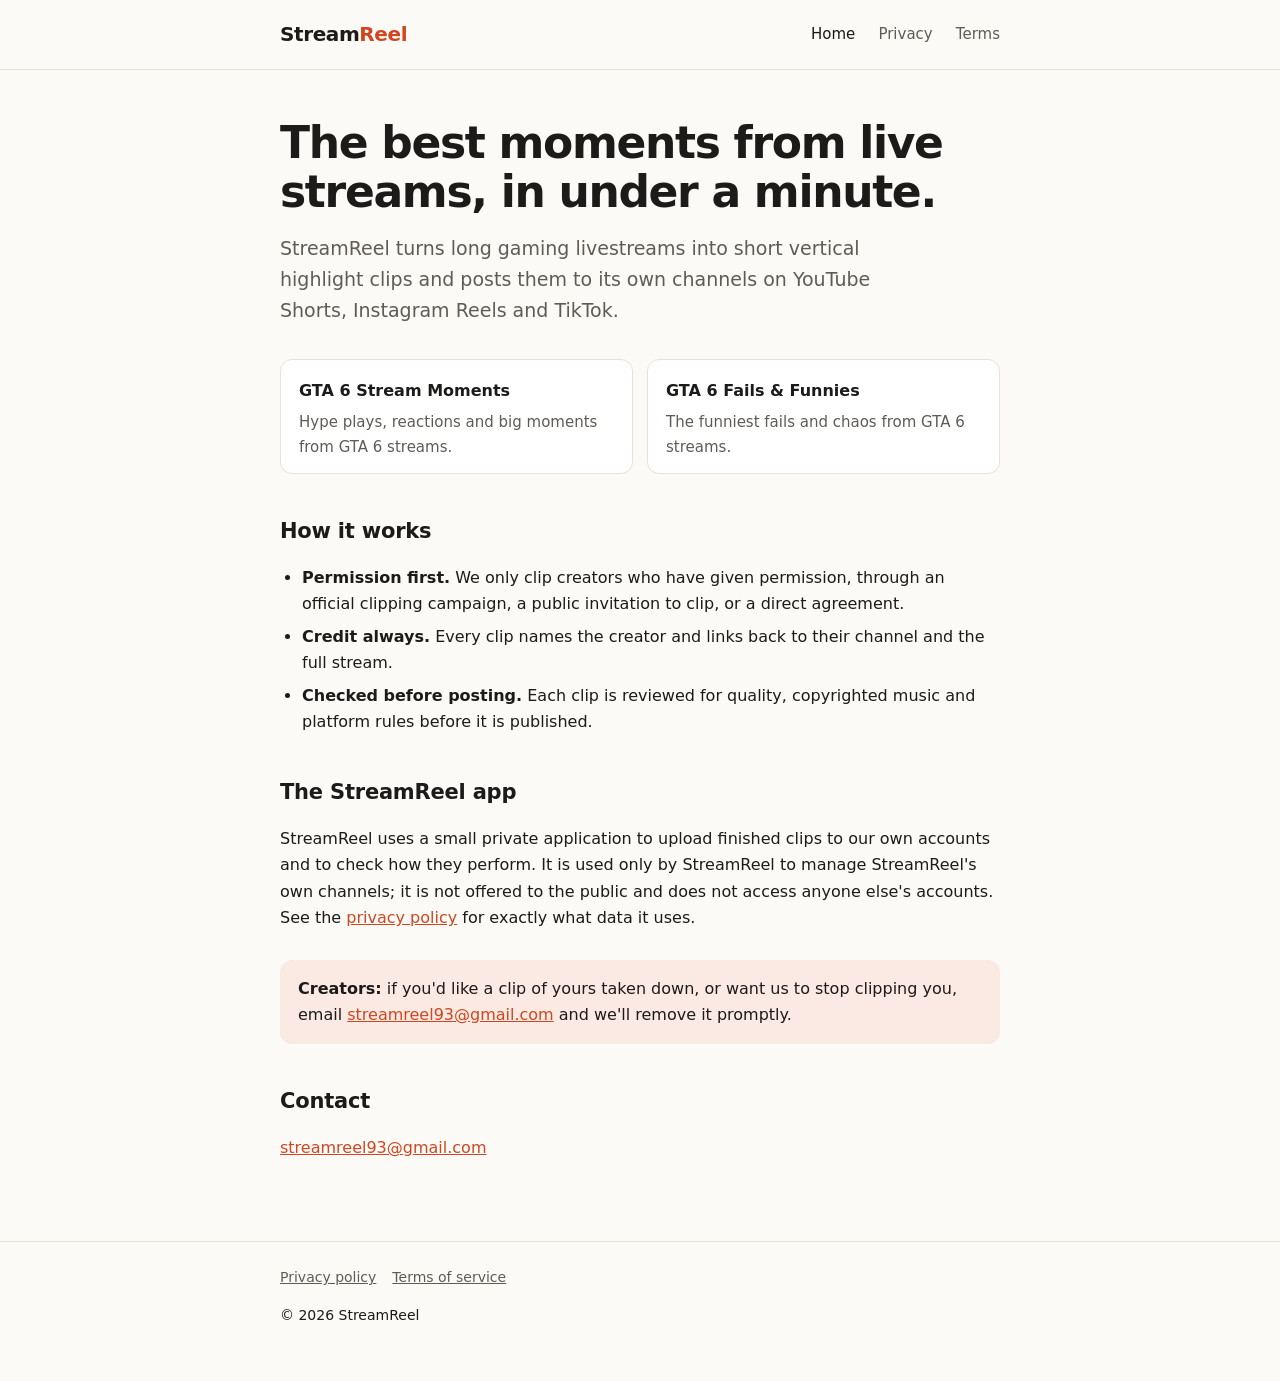
<file: index.html>
<!doctype html>
<html lang="en">
<head>
  <meta charset="utf-8">
  <meta name="viewport" content="width=device-width, initial-scale=1">
  <title>StreamReel</title>
  <meta name="description" content="StreamReel makes short highlight clips from livestreams, with the creator's permission, for its own channels.">
  <link rel="stylesheet" href="style.css">
</head>
<body>
<header>
  <div class="wrap">
    <a class="logo" href="index.html">Stream<span>Reel</span></a>
    <nav>
      <a href="index.html" aria-current="page">Home</a>
      <a href="privacy.html">Privacy</a>
      <a href="terms.html">Terms</a>
    </nav>
  </div>
</header>
<main>
  <div class="wrap">
    <h1>The best moments from live streams, in under a minute.</h1>
    <p class="lead">StreamReel turns long gaming livestreams into short vertical highlight clips and posts them to its own
      channels on YouTube Shorts, Instagram Reels and TikTok.</p>

    <div class="cards">
      <div class="card"><h3>GTA 6 Stream Moments</h3><p>Hype plays, reactions and big moments from GTA 6 streams.</p></div>
      <div class="card"><h3>GTA 6 Fails &amp; Funnies</h3><p>The funniest fails and chaos from GTA 6 streams.</p></div>
    </div>

    <h2>How it works</h2>
    <ul>
      <li><strong>Permission first.</strong> We only clip creators who have given permission, through an official
        clipping campaign, a public invitation to clip, or a direct agreement.</li>
      <li><strong>Credit always.</strong> Every clip names the creator and links back to their channel and the full stream.</li>
      <li><strong>Checked before posting.</strong> Each clip is reviewed for quality, copyrighted music and platform
        rules before it is published.</li>
    </ul>

    <h2>The StreamReel app</h2>
    <p>StreamReel uses a small private application to upload finished clips to our own accounts and to check how they
      perform. It is used only by StreamReel to manage StreamReel's own channels; it is not offered to the public and
      does not access anyone else's accounts. See the <a href="privacy.html">privacy policy</a> for exactly what data it uses.</p>

    <div class="note">
      <p><strong>Creators:</strong> if you'd like a clip of yours taken down, or want us to stop clipping you, email
        <a href="mailto:streamreel93@gmail.com">streamreel93@gmail.com</a> and we'll remove it promptly.</p>
    </div>

    <h2>Contact</h2>
    <p><a href="mailto:streamreel93@gmail.com">streamreel93@gmail.com</a></p>
  </div>
</main>
<footer>
  <div class="wrap">
    <a href="privacy.html">Privacy policy</a><a href="terms.html">Terms of service</a>
    <p>&copy; 2026 StreamReel</p>
  </div>
</footer>
</body>
</html>
</file>
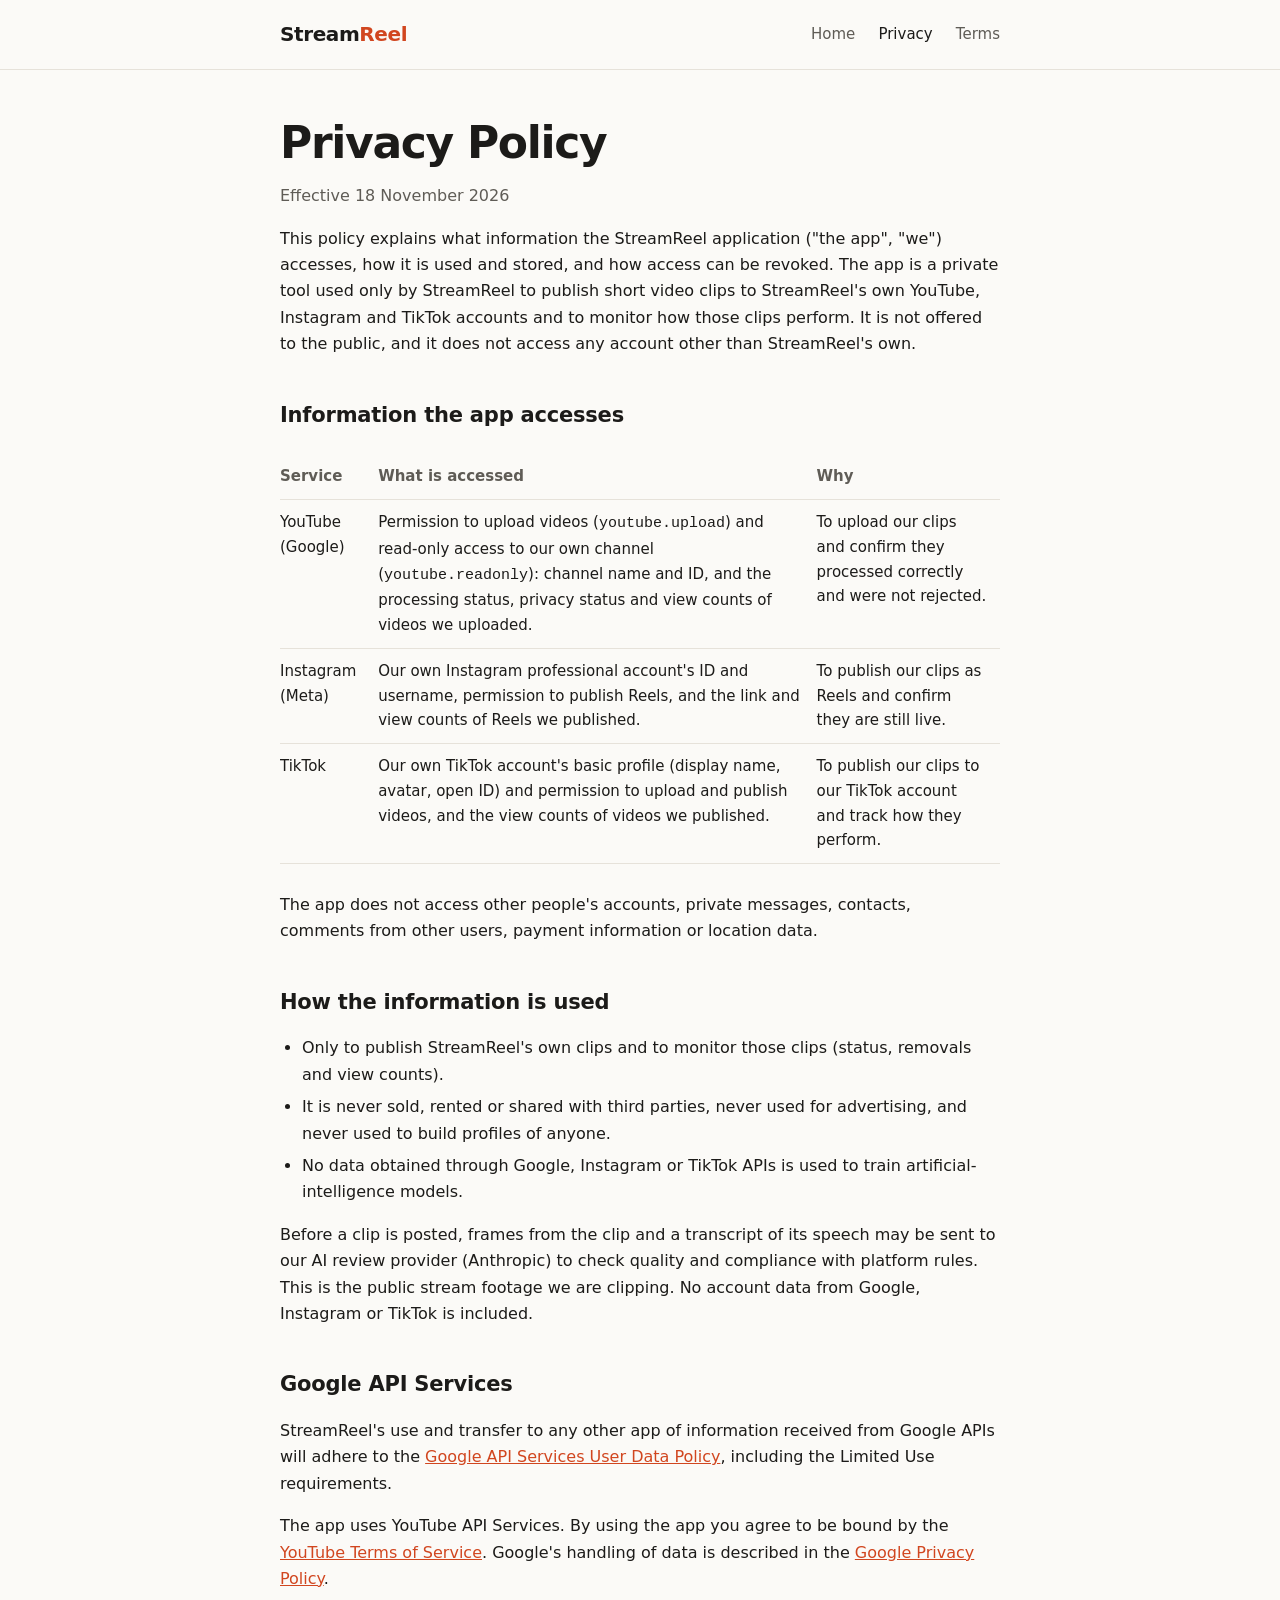
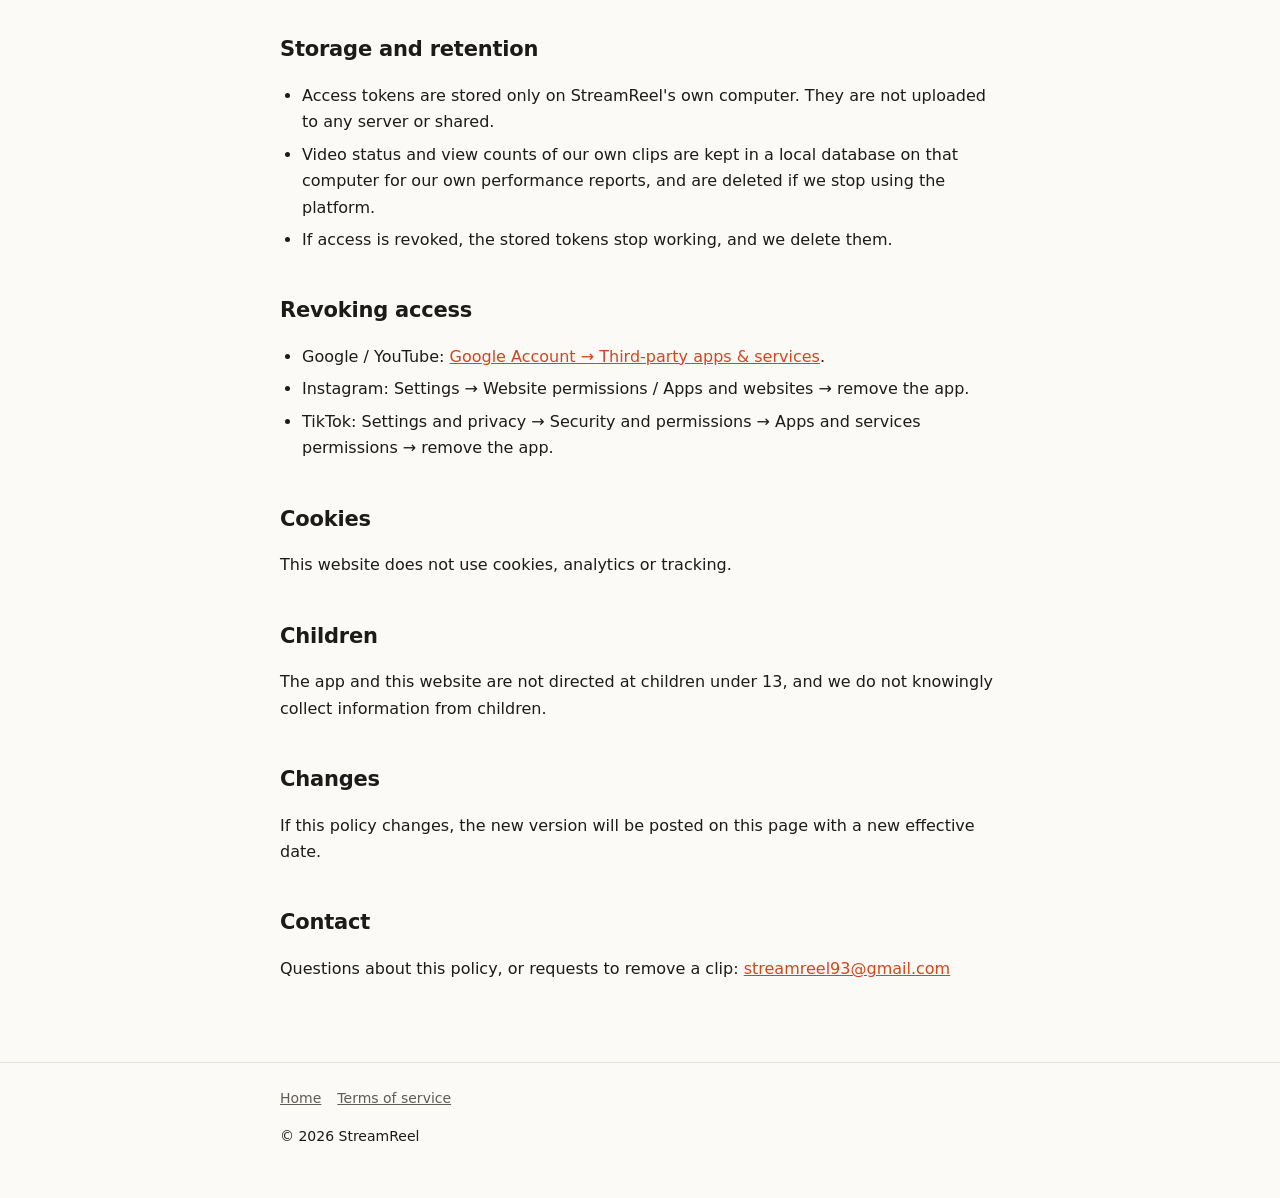
<file: privacy.html>
<!doctype html>
<html lang="en">
<head>
  <meta charset="utf-8">
  <meta name="viewport" content="width=device-width, initial-scale=1">
  <title>Privacy Policy | StreamReel</title>
  <meta name="description" content="What data the StreamReel app uses, why, and how to revoke access.">
  <link rel="stylesheet" href="style.css">
</head>
<body>
<header>
  <div class="wrap">
    <a class="logo" href="index.html">Stream<span>Reel</span></a>
    <nav>
      <a href="index.html">Home</a>
      <a href="privacy.html" aria-current="page">Privacy</a>
      <a href="terms.html">Terms</a>
    </nav>
  </div>
</header>
<main>
  <div class="wrap">
    <h1>Privacy Policy</h1>
    <p class="muted">Effective 18 November 2026</p>

    <p>This policy explains what information the StreamReel application ("the app", "we") accesses, how it is used and
      stored, and how access can be revoked. The app is a private tool used only by StreamReel to publish short video
      clips to StreamReel's own YouTube, Instagram and TikTok accounts and to monitor how those clips perform. It is not
      offered to the public, and it does not access any account other than StreamReel's own.</p>

    <h2>Information the app accesses</h2>
    <div class="table-scroll">
    <table>
      <tr><th>Service</th><th>What is accessed</th><th>Why</th></tr>
      <tr><td>YouTube (Google)</td>
        <td>Permission to upload videos (<code>youtube.upload</code>) and read-only access to our own channel
          (<code>youtube.readonly</code>): channel name and ID, and the processing status, privacy status and view
          counts of videos we uploaded.</td>
        <td>To upload our clips and confirm they processed correctly and were not rejected.</td></tr>
      <tr><td>Instagram (Meta)</td>
        <td>Our own Instagram professional account's ID and username, permission to publish Reels, and the link and
          view counts of Reels we published.</td>
        <td>To publish our clips as Reels and confirm they are still live.</td></tr>
      <tr><td>TikTok</td>
        <td>Our own TikTok account's basic profile (display name, avatar, open ID) and permission to upload and
          publish videos, and the view counts of videos we published.</td>
        <td>To publish our clips to our TikTok account and track how they perform.</td></tr>
    </table>
    </div>
    <p>The app does not access other people's accounts, private messages, contacts, comments from other users, payment
      information or location data.</p>

    <h2>How the information is used</h2>
    <ul>
      <li>Only to publish StreamReel's own clips and to monitor those clips (status, removals and view counts).</li>
      <li>It is never sold, rented or shared with third parties, never used for advertising, and never used to build
        profiles of anyone.</li>
      <li>No data obtained through Google, Instagram or TikTok APIs is used to train artificial-intelligence models.</li>
    </ul>
    <p>Before a clip is posted, frames from the clip and a transcript of its speech may be sent to our AI review provider
      (Anthropic) to check quality and compliance with platform rules. This is the public stream footage we are
      clipping. No account data from Google, Instagram or TikTok is included.</p>

    <h2>Google API Services</h2>
    <p>StreamReel's use and transfer to any other app of information received from Google APIs will adhere to the
      <a href="https://developers.google.com/terms/api-services-user-data-policy">Google API Services User Data Policy</a>,
      including the Limited Use requirements.</p>
    <p>The app uses YouTube API Services. By using the app you agree to be bound by the
      <a href="https://www.youtube.com/t/terms">YouTube Terms of Service</a>. Google's handling of data is described in the
      <a href="https://policies.google.com/privacy">Google Privacy Policy</a>.</p>

    <h2>Storage and retention</h2>
    <ul>
      <li>Access tokens are stored only on StreamReel's own computer. They are not uploaded to any server or shared.</li>
      <li>Video status and view counts of our own clips are kept in a local database on that computer for our own
        performance reports, and are deleted if we stop using the platform.</li>
      <li>If access is revoked, the stored tokens stop working, and we delete them.</li>
    </ul>

    <h2>Revoking access</h2>
    <ul>
      <li>Google / YouTube: <a href="https://myaccount.google.com/permissions">Google Account → Third-party apps &amp; services</a>.</li>
      <li>Instagram: Settings → Website permissions / Apps and websites → remove the app.</li>
      <li>TikTok: Settings and privacy → Security and permissions → Apps and services permissions → remove the app.</li>
    </ul>

    <h2>Cookies</h2>
    <p>This website does not use cookies, analytics or tracking.</p>

    <h2>Children</h2>
    <p>The app and this website are not directed at children under 13, and we do not knowingly collect information
      from children.</p>

    <h2>Changes</h2>
    <p>If this policy changes, the new version will be posted on this page with a new effective date.</p>

    <h2>Contact</h2>
    <p>Questions about this policy, or requests to remove a clip: <a href="mailto:streamreel93@gmail.com">streamreel93@gmail.com</a></p>
  </div>
</main>
<footer>
  <div class="wrap">
    <a href="index.html">Home</a><a href="terms.html">Terms of service</a>
    <p>&copy; 2026 StreamReel</p>
  </div>
</footer>
</body>
</html>
</file>
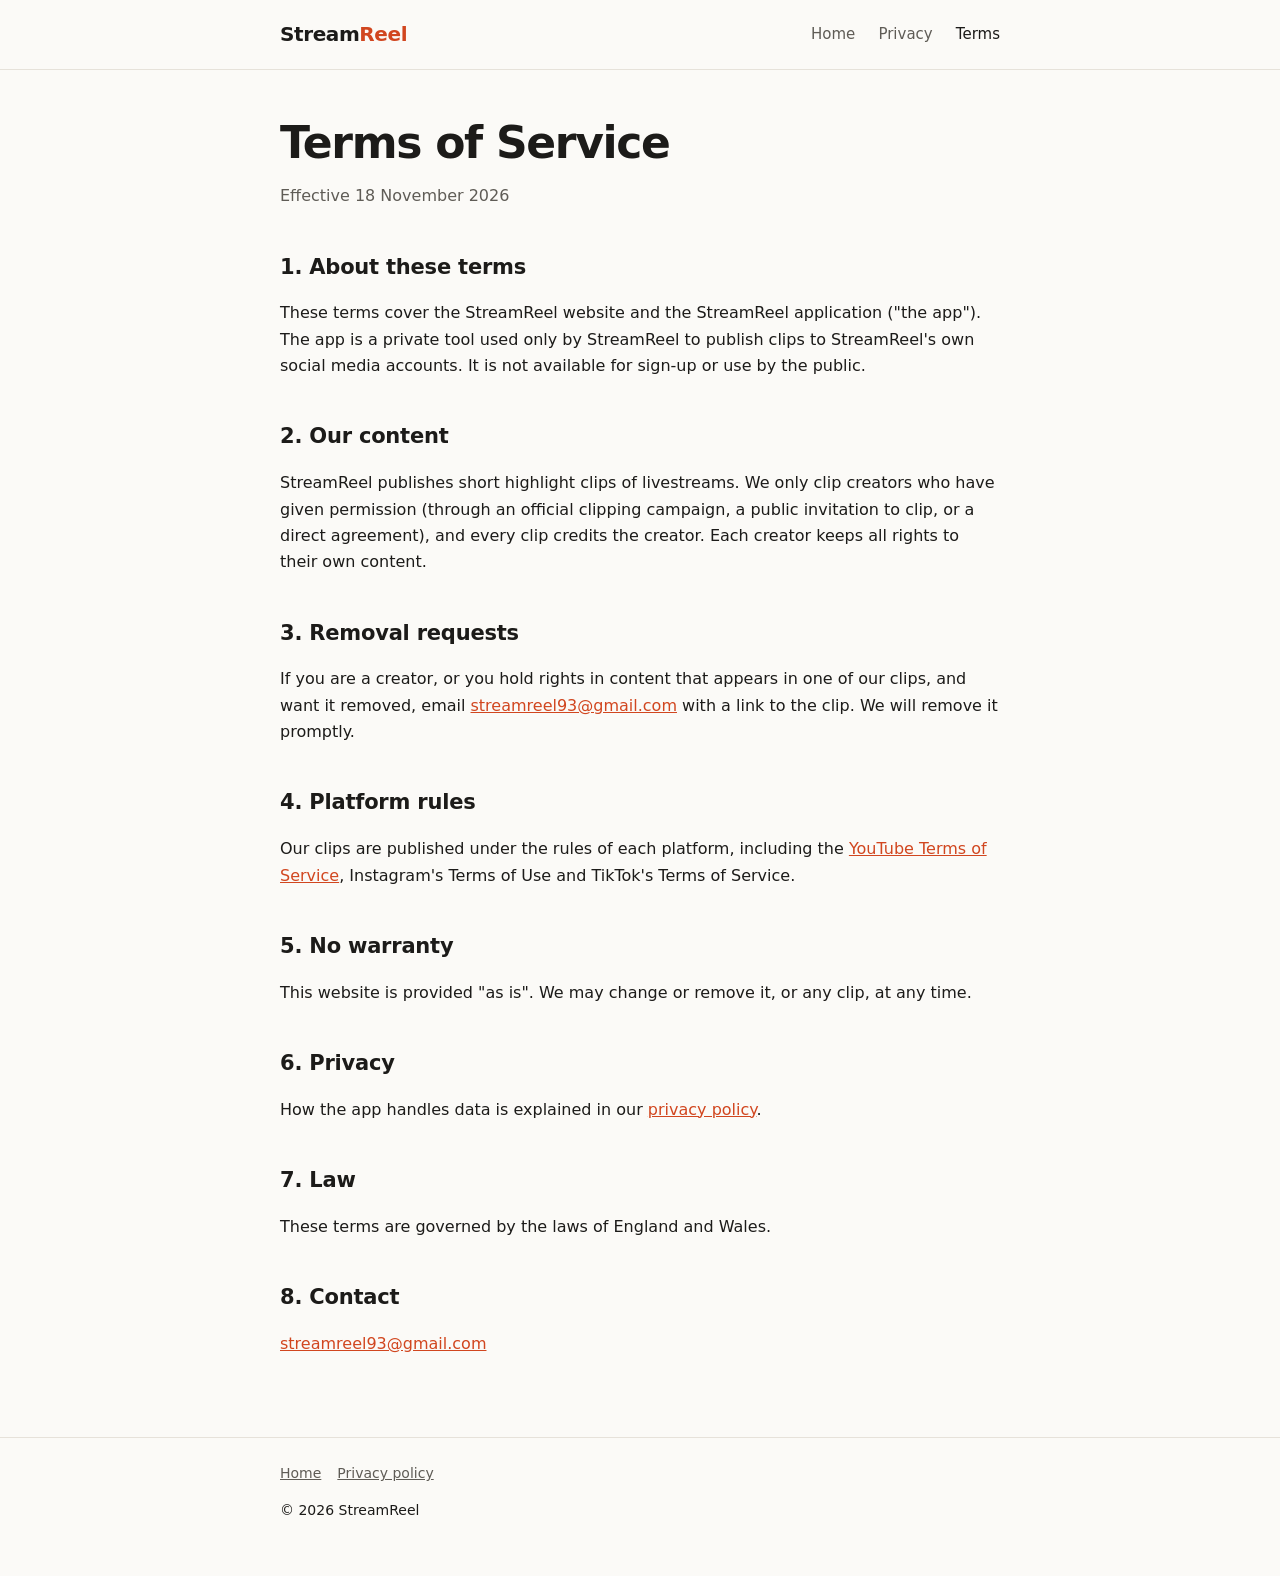
<file: terms.html>
<!doctype html>
<html lang="en">
<head>
  <meta charset="utf-8">
  <meta name="viewport" content="width=device-width, initial-scale=1">
  <title>Terms of Service | StreamReel</title>
  <meta name="description" content="Terms of service for the StreamReel website and app.">
  <link rel="stylesheet" href="style.css">
</head>
<body>
<header>
  <div class="wrap">
    <a class="logo" href="index.html">Stream<span>Reel</span></a>
    <nav>
      <a href="index.html">Home</a>
      <a href="privacy.html">Privacy</a>
      <a href="terms.html" aria-current="page">Terms</a>
    </nav>
  </div>
</header>
<main>
  <div class="wrap">
    <h1>Terms of Service</h1>
    <p class="muted">Effective 18 November 2026</p>

    <h2>1. About these terms</h2>
    <p>These terms cover the StreamReel website and the StreamReel application ("the app"). The app is a private tool
      used only by StreamReel to publish clips to StreamReel's own social media accounts. It is not available for
      sign-up or use by the public.</p>

    <h2>2. Our content</h2>
    <p>StreamReel publishes short highlight clips of livestreams. We only clip creators who have given permission
      (through an official clipping campaign, a public invitation to clip, or a direct agreement), and every clip
      credits the creator. Each creator keeps all rights to their own content.</p>

    <h2>3. Removal requests</h2>
    <p>If you are a creator, or you hold rights in content that appears in one of our clips, and want it removed, email
      <a href="mailto:streamreel93@gmail.com">streamreel93@gmail.com</a> with a link to the clip. We will remove it promptly.</p>

    <h2>4. Platform rules</h2>
    <p>Our clips are published under the rules of each platform, including the
      <a href="https://www.youtube.com/t/terms">YouTube Terms of Service</a>, Instagram's Terms of Use and TikTok's Terms
      of Service.</p>

    <h2>5. No warranty</h2>
    <p>This website is provided "as is". We may change or remove it, or any clip, at any time.</p>

    <h2>6. Privacy</h2>
    <p>How the app handles data is explained in our <a href="privacy.html">privacy policy</a>.</p>

    <h2>7. Law</h2>
    <p>These terms are governed by the laws of England and Wales.</p>

    <h2>8. Contact</h2>
    <p><a href="mailto:streamreel93@gmail.com">streamreel93@gmail.com</a></p>
  </div>
</main>
<footer>
  <div class="wrap">
    <a href="index.html">Home</a><a href="privacy.html">Privacy policy</a>
    <p>&copy; 2026 StreamReel</p>
  </div>
</footer>
</body>
</html>
</file>
<file: style.css>
:root {
  --bg: #fbfaf7;
  --surface: #ffffff;
  --text: #1c1b19;
  --muted: #5f5c56;
  --line: #e6e2da;
  --accent: #d1461f;
  --accent-soft: #fbe9e3;
}
@media (prefers-color-scheme: dark) {
  :root {
    --bg: #121211;
    --surface: #1b1a19;
    --text: #efede8;
    --muted: #a8a49c;
    --line: #2e2c29;
    --accent: #ff7a50;
    --accent-soft: #2c1c16;
  }
}
* { box-sizing: border-box; }
html { -webkit-text-size-adjust: 100%; }
body {
  margin: 0;
  background: var(--bg);
  color: var(--text);
  font: 16px/1.65 system-ui, -apple-system, "Segoe UI", Roboto, Helvetica, Arial, sans-serif;
}
.wrap { max-width: 760px; margin: 0 auto; padding: 0 20px; }
header { border-bottom: 1px solid var(--line); }
header .wrap { display: flex; align-items: center; justify-content: space-between; gap: 16px; padding-top: 18px; padding-bottom: 18px; flex-wrap: wrap; }
.logo { font-weight: 800; font-size: 20px; letter-spacing: -0.02em; color: var(--text); text-decoration: none; }
.logo span { color: var(--accent); }
nav a { color: var(--muted); text-decoration: none; margin-left: 18px; font-size: 15px; }
nav a:first-child { margin-left: 0; }
nav a:hover, nav a[aria-current="page"] { color: var(--text); }
main { padding: 48px 0 64px; }
h1 { font-size: clamp(30px, 6vw, 44px); line-height: 1.12; letter-spacing: -0.03em; margin: 0 0 16px; }
h2 { font-size: 21px; letter-spacing: -0.01em; margin: 40px 0 10px; }
p, li { color: var(--text); }
.lead { font-size: 19px; color: var(--muted); margin: 0 0 32px; max-width: 620px; }
.muted { color: var(--muted); }
a { color: var(--accent); }
ul { padding-left: 22px; }
li { margin: 6px 0; }
.cards { display: grid; grid-template-columns: repeat(auto-fit, minmax(220px, 1fr)); gap: 14px; margin: 24px 0 8px; }
.card { background: var(--surface); border: 1px solid var(--line); border-radius: 12px; padding: 18px 18px 14px; }
.card h3 { margin: 0 0 6px; font-size: 16px; }
.card p { margin: 0; color: var(--muted); font-size: 15px; }
.note { background: var(--accent-soft); border-radius: 12px; padding: 16px 18px; margin: 28px 0; }
.note p { margin: 0; }
table { border-collapse: collapse; width: 100%; margin: 12px 0; font-size: 15px; }
th, td { text-align: left; vertical-align: top; padding: 10px 12px 10px 0; border-bottom: 1px solid var(--line); }
th { color: var(--muted); font-weight: 600; }
.table-scroll { overflow-x: auto; }
footer { border-top: 1px solid var(--line); padding: 24px 0 40px; color: var(--muted); font-size: 14px; }
footer a { color: var(--muted); margin-right: 16px; }
</file>
